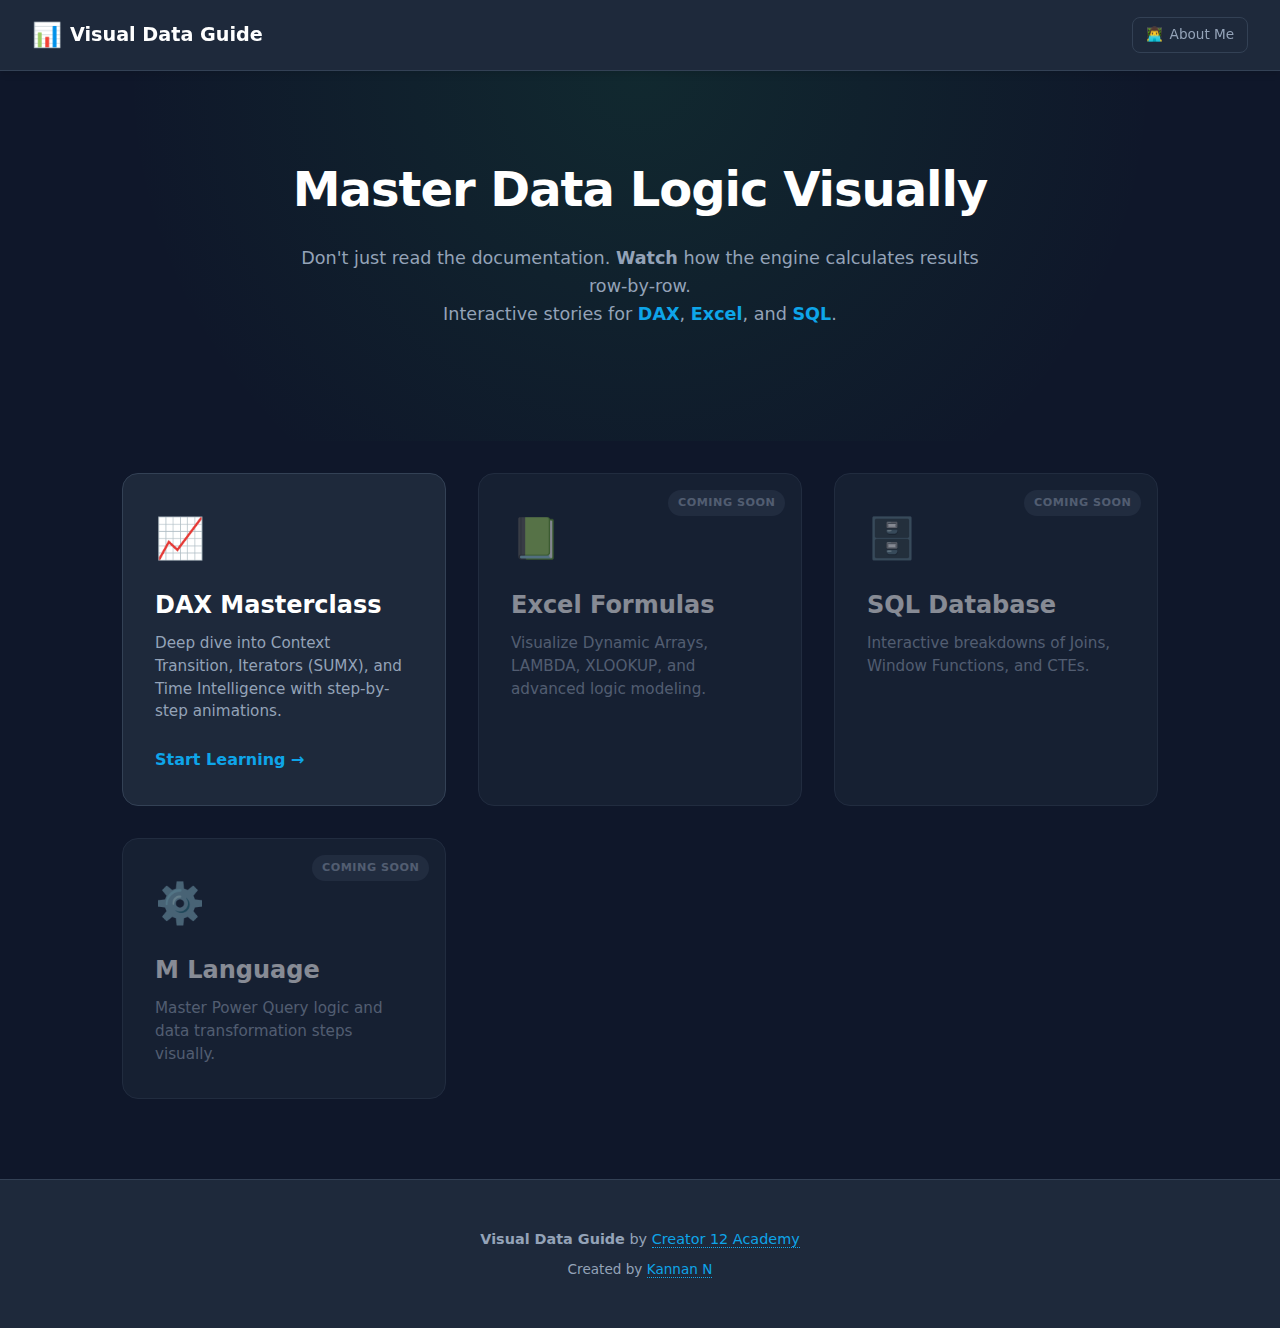
<file: index.html>
<!DOCTYPE html>
<html lang="en">
<head>
<meta charset="UTF-8">
<meta name="viewport" content="width=device-width, initial-scale=1.0">
<title>Visual Data Guide | Creator 12 Academy</title>
<link rel="stylesheet" href="assets/style.css">
<style>
  /* --- LANDING PAGE SPECIFIC STYLES --- */
  
  /* Override body layout for landing page (stack instead of split) */
  body { display: block; }

  /* Custom Header for Landing Page */
  .landing-header {
    display: flex; justify-content: space-between; align-items: center;
    padding: 1rem 2rem; background: var(--bg-card); border-bottom: 1px solid var(--border);
  }
  .landing-brand { font-size: 1.2rem; font-weight: 800; color: #fff; display: flex; align-items: center; gap: 0.5rem; }
  .landing-brand span { color: var(--accent); font-size: 1.5rem; }

  /* Hero Section */
  .hero {
    text-align: center; padding: 5rem 1rem;
    background: radial-gradient(circle at 50% 0%, rgba(34, 197, 94, 0.1) 0%, transparent 70%);
  }
  .hero h1 { font-size: 3rem; margin-bottom: 1rem; color: #fff; letter-spacing: -1px; }
  .hero p { font-size: 1.1rem; color: var(--text-dim); max-width: 700px; margin: 0 auto 2rem; line-height: 1.6; }
  .highlight { color: var(--accent); font-weight: bold; }

  /* Grid Layout */
  .container { max-width: 1100px; margin: 0 auto; padding: 2rem; }
  .grid { display: grid; grid-template-columns: repeat(auto-fit, minmax(300px, 1fr)); gap: 2rem; }

  /* Topic Cards */
  .topic-card {
    background: var(--bg-card); border: 1px solid var(--border);
    border-radius: 1rem; padding: 2rem; text-decoration: none;
    display: flex; flex-direction: column; height: 100%;
    transition: transform 0.3s, box-shadow 0.3s, border-color 0.3s;
    position: relative; overflow: hidden;
  }

  /* Enabled Card */
  .topic-card.enabled:hover {
    transform: translateY(-5px);
    box-shadow: 0 15px 30px rgba(0,0,0,0.4);
    border-color: var(--accent);
  }
  .topic-card.enabled .icon { color: var(--accent); }
  .topic-card.enabled .arrow { color: var(--accent); margin-top: auto; padding-top: 1.5rem; font-weight: bold; }

  /* Disabled Card */
  .topic-card.disabled { opacity: 0.5; cursor: default; }
  .topic-card.disabled:hover { border-color: var(--border); transform: none; }
  
  .badge {
    position: absolute; top: 1rem; right: 1rem;
    background: #334155; color: #94a3b8;
    font-size: 0.7rem; font-weight: bold;
    padding: 0.25rem 0.6rem; border-radius: 1rem;
    text-transform: uppercase; letter-spacing: 0.5px;
  }

  .icon { font-size: 2.5rem; margin-bottom: 1rem; }
  .title { font-size: 1.5rem; font-weight: 700; color: #fff; margin-bottom: 0.5rem; }
  .desc { color: var(--text-dim); font-size: 0.95rem; line-height: 1.5; }

  /* Custom Footer for Landing */
  .landing-footer {
    text-align: center; padding: 3rem 1rem; margin-top: 3rem;
    border-top: 1px solid var(--border); color: var(--text-dim);
    font-size: 0.9rem;
  }
  .landing-footer a { color: var(--accent); text-decoration: none; border-bottom: 1px dotted var(--accent); transition: 0.2s; }
  .landing-footer a:hover { color: #fff; border-bottom-style: solid; }

  @media(max-width: 600px) {
    .hero h1 { font-size: 2rem; }
    .grid { grid-template-columns: 1fr; }
  }
</style>
</head>
<body>

  <header class="landing-header">
    <div class="landing-brand">
      <span>📊</span> Visual Data Guide
    </div>
    <nav class="nav-group">
      <a href="about.html" class="nav-link nav-main">
        <span>👨‍💻</span> About Me
      </a>
    </nav>
  </header>

  <section class="hero">
    <h1>Master Data Logic Visually</h1>
    <p>
      Don't just read the documentation. <strong>Watch</strong> how the engine calculates results row-by-row.<br>
      Interactive stories for <span class="highlight">DAX</span>, <span class="highlight">Excel</span>, and <span class="highlight">SQL</span>.
    </p>
  </section>

  <div class="container">
    <div class="grid">

      <a href="DAX/index.html" class="topic-card enabled">
        <div class="icon">📈</div>
        <div class="title">DAX Masterclass</div>
        <div class="desc">
          Deep dive into Context Transition, Iterators (SUMX), and Time Intelligence with step-by-step animations.
        </div>
        <div class="arrow">Start Learning →</div>
      </a>

      <div class="topic-card disabled">
        <span class="badge">Coming Soon</span>
        <div class="icon">📗</div>
        <div class="title">Excel Formulas</div>
        <div class="desc">
          Visualize Dynamic Arrays, LAMBDA, XLOOKUP, and advanced logic modeling.
        </div>
      </div>

      <div class="topic-card disabled">
        <span class="badge">Coming Soon</span>
        <div class="icon">🗄️</div>
        <div class="title">SQL Database</div>
        <div class="desc">
          Interactive breakdowns of Joins, Window Functions, and CTEs.
        </div>
      </div>

      <div class="topic-card disabled">
        <span class="badge">Coming Soon</span>
        <div class="icon">⚙️</div>
        <div class="title">M Language</div>
        <div class="desc">
          Master Power Query logic and data transformation steps visually.
        </div>
      </div>

    </div>
  </div>

  <footer class="landing-footer">
    <p>
      <strong>Visual Data Guide</strong> by 
      <a href="https://www.linkedin.com/company/109928041" target="_blank">Creator 12 Academy</a>
    </p>
    <p style="margin-top: 0.5rem; font-size: 0.85rem;">
      Created by 
      <a href="https://www.linkedin.com/in/iamnkannan/" target="_blank">Kannan N</a>
    </p>
  </footer>

</body>
</html>
</file>
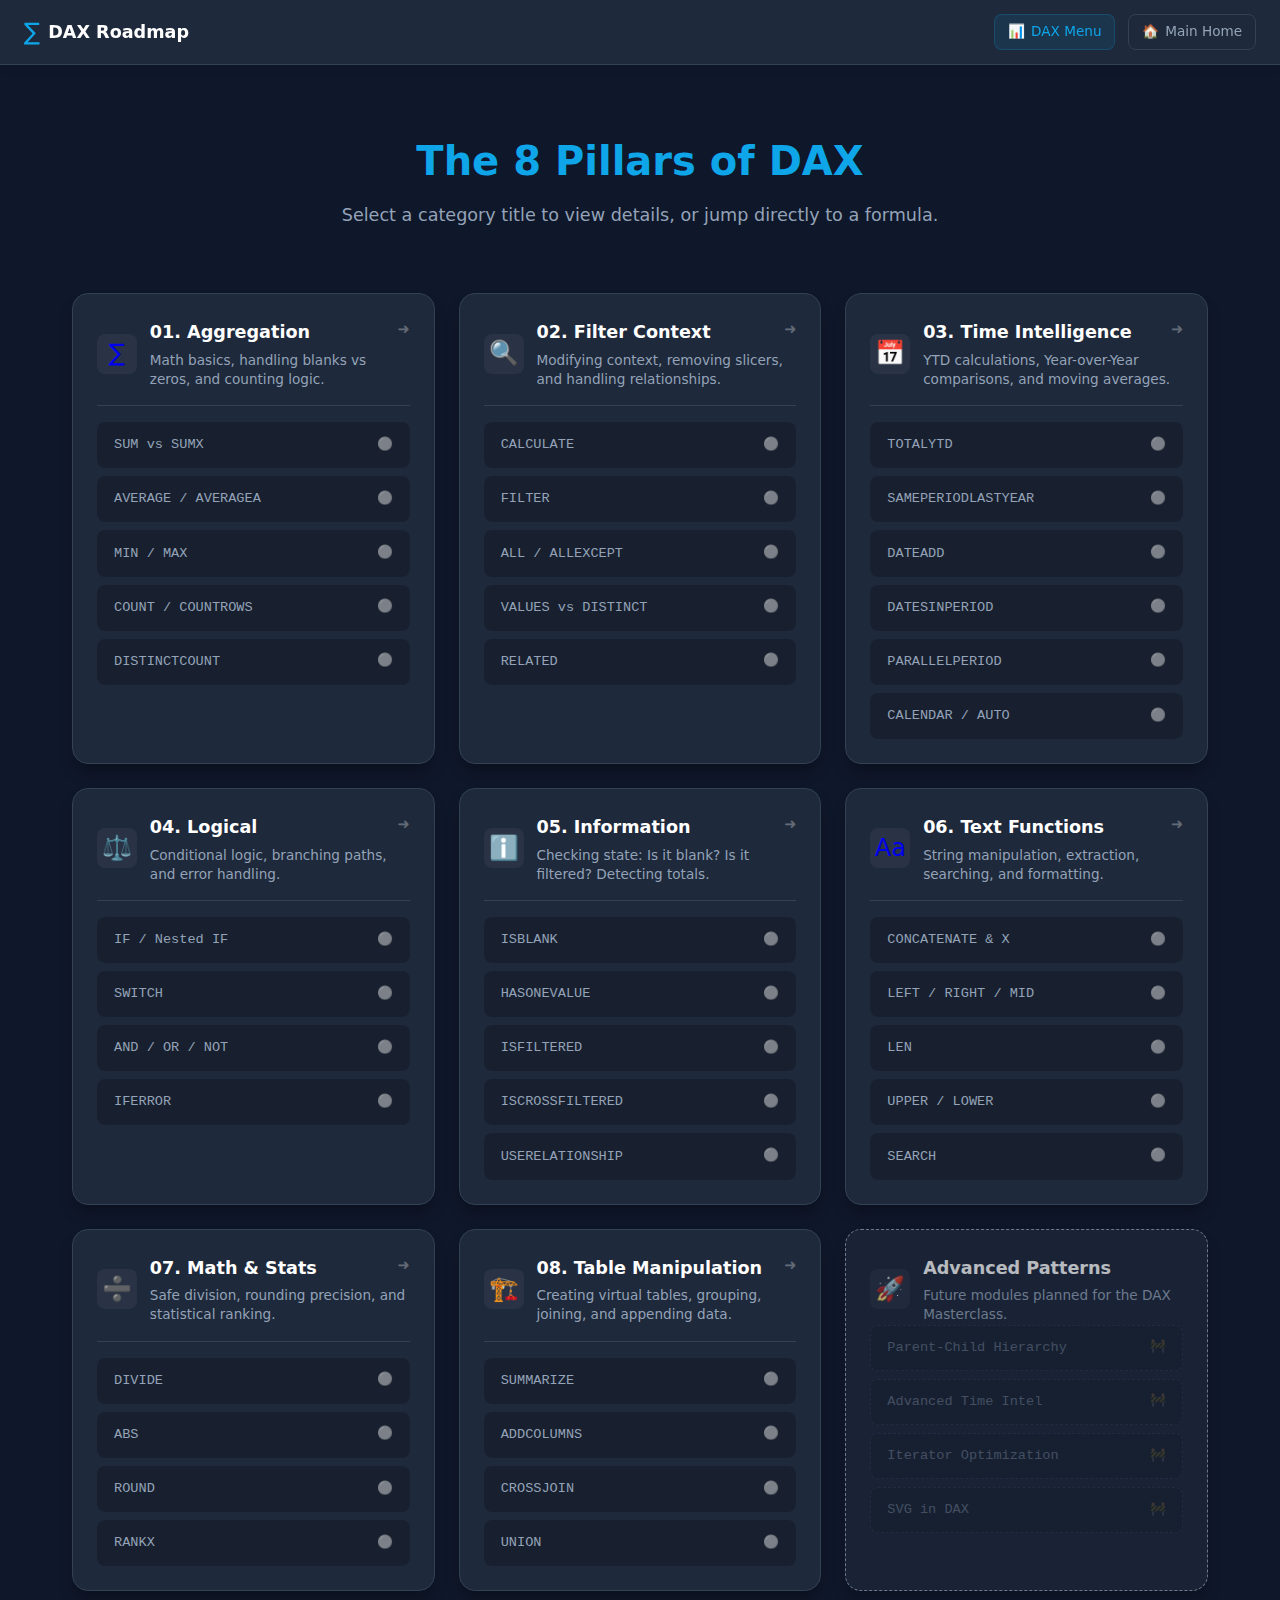
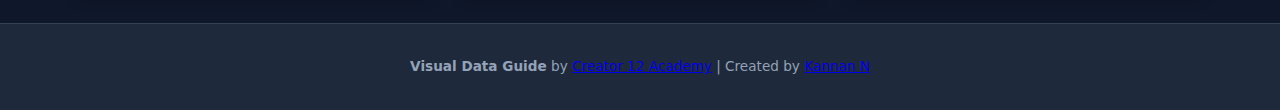
<file: DAX/index.html>
<!DOCTYPE html>
<html lang="en">
<head>
<meta charset="UTF-8">
<meta name="viewport" content="width=device-width, initial-scale=1.0">
<title>DAX Masterclass | Roadmap</title>
<link rel="stylesheet" href="../assets/style.css">
<style>
  /* --- PAGE SPECIFIC STYLES --- */
  
  .hero { text-align: center; padding: 4rem 1rem 2rem; }
  .hero h1 { font-size: 2.5rem; margin-bottom: 0.5rem; color: var(--accent); }
  .hero p { color: var(--text-dim); font-size: 1.1rem; }

  .roadmap-grid {
    display: grid;
    /* Desktop Default: 3 columns with a min-width of 320px */
    grid-template-columns: repeat(auto-fit, minmax(320px, 1fr));
    gap: 1.5rem;
    max-width: 1200px; margin: 0 auto; padding: 2rem;
  }

  /* 🚨 MOBILE FIX: Force single column stack */
  @media(max-width: 900px) {
    .roadmap-grid {
      grid-template-columns: 1fr; /* Stack cards 1 by 1 */
      padding: 1rem;
    }
  }
  /* --- END FIX --- */
  
  .cat-card {
    background: var(--bg-card); border: 1px solid var(--border);
    border-radius: 1rem; padding: 1.5rem;
    display: flex; flex-direction: column;
    transition: transform 0.2s, box-shadow 0.2s;
  }
  .cat-card:hover { transform: translateY(-5px); box-shadow: 0 10px 20px rgba(0,0,0,0.4); border-color: var(--accent); }

  /* Coming Soon Card Style */
  .cat-card.soon { border: 1px dashed var(--text-dim); opacity: 0.7; }
  .cat-card.soon:hover { border-color: var(--text-dim); transform: none; box-shadow: none; cursor: default; }

  /* Clickable Header */
  a.cat-header-link {
    text-decoration: none; display: block; border-bottom: 1px solid var(--border);
    padding-bottom: 1rem; margin-bottom: 1rem; transition: 0.2s;
  }
  a.cat-header-link:hover .cat-title { color: var(--accent); }
  a.cat-header-link:hover .cat-icon { background: rgba(14, 165, 233, 0.2); }

  .cat-header-content { display: flex; align-items: center; gap: 0.8rem; }
  
  .cat-icon { 
    font-size: 1.5rem; background: rgba(255,255,255,0.05); 
    width: 40px; height: 40px; display: flex; align-items: center; justify-content: center;
    border-radius: 0.5rem; transition: 0.2s;
  }
  
  .cat-info { flex: 1; }
  .cat-title { font-weight: 700; font-size: 1.1rem; color: #fff; transition: 0.2s; display: flex; justify-content: space-between; }
  .cat-arrow { opacity: 0.3; font-size: 0.9rem; }

  /* Summary Text */
  .cat-summary { font-size: 0.85rem; color: var(--text-dim); margin-top: 0.3rem; line-height: 1.4; }

  /* Link List */
  .link-list { display: flex; flex-direction: column; gap: 0.5rem; }

  a.lesson-btn {
    display: flex; justify-content: space-between; align-items: center;
    text-decoration: none; background: rgba(0,0,0,0.2); color: var(--text-dim);
    padding: 0.7rem 1rem; border-radius: 0.5rem; font-size: 0.85rem; font-family: 'Consolas', monospace;
    border: 1px solid transparent; transition: all 0.2s;
  }

  a.lesson-btn:hover {
    border-color: var(--accent); color: #fff; background: rgba(14, 165, 233, 0.1);
    transform: translateX(3px);
  }
  
  /* Disabled Link */
  a.lesson-btn.disabled { pointer-events: none; opacity: 0.5; border: 1px dashed var(--border); }

  .status-dot { font-size: 0.8rem; opacity: 0.5; }
</style>
</head>
<body>

  <header></header>

  <div class="hero">
    <h1>The 8 Pillars of DAX</h1>
    <p>Select a category title to view details, or jump directly to a formula.</p>
  </div>

  <div class="roadmap-grid">

    <div class="cat-card">
      <a href="01_Aggregation/index.html" class="cat-header-link">
        <div class="cat-header-content">
          <div class="cat-icon">∑</div>
          <div class="cat-info">
            <div class="cat-title">01. Aggregation <span class="cat-arrow">➜</span></div>
            <div class="cat-summary">Math basics, handling blanks vs zeros, and counting logic.</div>
          </div>
        </div>
      </a>
      <div class="link-list">
        <a class="lesson-btn" href="01_Aggregation/01_sum_vs_sumx.html">SUM vs SUMX <span class="status-dot">⚪</span></a>
        <a class="lesson-btn" href="01_Aggregation/02_average.html">AVERAGE / AVERAGEA <span class="status-dot">⚪</span></a>
        <a class="lesson-btn" href="01_Aggregation/03_min_max.html">MIN / MAX <span class="status-dot">⚪</span></a>
        <a class="lesson-btn" href="01_Aggregation/04_count_rows.html">COUNT / COUNTROWS <span class="status-dot">⚪</span></a>
        <a class="lesson-btn" href="01_Aggregation/05_distinctcount.html">DISTINCTCOUNT <span class="status-dot">⚪</span></a>
      </div>
    </div>

    <div class="cat-card">
      <a href="02_Filters/index.html" class="cat-header-link">
        <div class="cat-header-content">
          <div class="cat-icon">🔍</div>
          <div class="cat-info">
            <div class="cat-title">02. Filter Context <span class="cat-arrow">➜</span></div>
            <div class="cat-summary">Modifying context, removing slicers, and handling relationships.</div>
          </div>
        </div>
      </a>
      <div class="link-list">
        <a class="lesson-btn" href="02_Filters/01_calculate.html">CALCULATE <span class="status-dot">⚪</span></a>
        <a class="lesson-btn" href="02_Filters/02_filter.html">FILTER <span class="status-dot">⚪</span></a>
        <a class="lesson-btn" href="02_Filters/03_all_allexcept.html">ALL / ALLEXCEPT <span class="status-dot">⚪</span></a>
        <a class="lesson-btn" href="02_Filters/04_values_distinct.html">VALUES vs DISTINCT <span class="status-dot">⚪</span></a>
        <a class="lesson-btn" href="02_Filters/05_related.html">RELATED <span class="status-dot">⚪</span></a>
      </div>
    </div>

    <div class="cat-card">
      <a href="03_Time/index.html" class="cat-header-link">
        <div class="cat-header-content">
          <div class="cat-icon">📅</div>
          <div class="cat-info">
            <div class="cat-title">03. Time Intelligence <span class="cat-arrow">➜</span></div>
            <div class="cat-summary">YTD calculations, Year-over-Year comparisons, and moving averages.</div>
          </div>
        </div>
      </a>
      <div class="link-list">
        <a class="lesson-btn" href="03_Time/01_totalytd.html">TOTALYTD <span class="status-dot">⚪</span></a>
        <a class="lesson-btn" href="03_Time/02_sameperiodlastyear.html">SAMEPERIODLASTYEAR <span class="status-dot">⚪</span></a>
        <a class="lesson-btn" href="03_Time/03_dateadd.html">DATEADD <span class="status-dot">⚪</span></a>
        <a class="lesson-btn" href="03_Time/04_datesinperiod.html">DATESINPERIOD <span class="status-dot">⚪</span></a>
        <a class="lesson-btn" href="03_Time/05_parallelperiod.html">PARALLELPERIOD <span class="status-dot">⚪</span></a>
        <a class="lesson-btn" href="03_Time/06_calendar.html">CALENDAR / AUTO <span class="status-dot">⚪</span></a>
      </div>
    </div>

    <div class="cat-card">
      <a href="04_Logical/index.html" class="cat-header-link">
        <div class="cat-header-content">
          <div class="cat-icon">⚖️</div>
          <div class="cat-info">
            <div class="cat-title">04. Logical <span class="cat-arrow">➜</span></div>
            <div class="cat-summary">Conditional logic, branching paths, and error handling.</div>
          </div>
        </div>
      </a>
      <div class="link-list">
        <a class="lesson-btn" href="04_Logical/01_if.html">IF / Nested IF <span class="status-dot">⚪</span></a>
        <a class="lesson-btn" href="04_Logical/02_switch.html">SWITCH <span class="status-dot">⚪</span></a>
        <a class="lesson-btn" href="04_Logical/03_logic_gates.html">AND / OR / NOT <span class="status-dot">⚪</span></a>
        <a class="lesson-btn" href="04_Logical/04_iferror.html">IFERROR <span class="status-dot">⚪</span></a>
      </div>
    </div>

    <div class="cat-card">
      <a href="05_Information/index.html" class="cat-header-link">
        <div class="cat-header-content">
          <div class="cat-icon">ℹ️</div>
          <div class="cat-info">
            <div class="cat-title">05. Information <span class="cat-arrow">➜</span></div>
            <div class="cat-summary">Checking state: Is it blank? Is it filtered? Detecting totals.</div>
          </div>
        </div>
      </a>
      <div class="link-list">
        <a class="lesson-btn" href="05_Information/01_isblank.html">ISBLANK <span class="status-dot">⚪</span></a>
        <a class="lesson-btn" href="05_Information/02_hasonevalue.html">HASONEVALUE <span class="status-dot">⚪</span></a>
        <a class="lesson-btn" href="05_Information/03_isfiltered.html">ISFILTERED <span class="status-dot">⚪</span></a>
        <a class="lesson-btn" href="05_Information/04_iscrossfiltered.html">ISCROSSFILTERED <span class="status-dot">⚪</span></a>
        <a class="lesson-btn" href="05_Information/05_userelationship.html">USERELATIONSHIP <span class="status-dot">⚪</span></a>
      </div>
    </div>

    <div class="cat-card">
      <a href="06_Text/index.html" class="cat-header-link">
        <div class="cat-header-content">
          <div class="cat-icon">Aa</div>
          <div class="cat-info">
            <div class="cat-title">06. Text Functions <span class="cat-arrow">➜</span></div>
            <div class="cat-summary">String manipulation, extraction, searching, and formatting.</div>
          </div>
        </div>
      </a>
      <div class="link-list">
        <a class="lesson-btn" href="06_Text/01_concatenate.html">CONCATENATE & X <span class="status-dot">⚪</span></a>
        <a class="lesson-btn" href="06_Text/02_substrings.html">LEFT / RIGHT / MID <span class="status-dot">⚪</span></a>
        <a class="lesson-btn" href="06_Text/03_len.html">LEN <span class="status-dot">⚪</span></a>
        <a class="lesson-btn" href="06_Text/04_casing.html">UPPER / LOWER <span class="status-dot">⚪</span></a>
        <a class="lesson-btn" href="06_Text/05_search.html">SEARCH <span class="status-dot">⚪</span></a>
      </div>
    </div>

    <div class="cat-card">
      <a href="07_Math/index.html" class="cat-header-link">
        <div class="cat-header-content">
          <div class="cat-icon">➗</div>
          <div class="cat-info">
            <div class="cat-title">07. Math & Stats <span class="cat-arrow">➜</span></div>
            <div class="cat-summary">Safe division, rounding precision, and statistical ranking.</div>
          </div>
        </div>
      </a>
      <div class="link-list">
        <a class="lesson-btn" href="07_Math/01_divide.html">DIVIDE <span class="status-dot">⚪</span></a>
        <a class="lesson-btn" href="07_Math/02_abs.html">ABS <span class="status-dot">⚪</span></a>
        <a class="lesson-btn" href="07_Math/03_round.html">ROUND <span class="status-dot">⚪</span></a>
        <a class="lesson-btn" href="07_Math/04_rankx.html">RANKX <span class="status-dot">⚪</span></a>
      </div>
    </div>

    <div class="cat-card">
      <a href="08_Table/index.html" class="cat-header-link">
        <div class="cat-header-content">
          <div class="cat-icon">🏗️</div>
          <div class="cat-info">
            <div class="cat-title">08. Table Manipulation <span class="cat-arrow">➜</span></div>
            <div class="cat-summary">Creating virtual tables, grouping, joining, and appending data.</div>
          </div>
        </div>
      </a>
      <div class="link-list">
        <a class="lesson-btn" href="08_Table/01_summarize.html">SUMMARIZE <span class="status-dot">⚪</span></a>
        <a class="lesson-btn" href="08_Table/02_addcolumns.html">ADDCOLUMNS <span class="status-dot">⚪</span></a>
        <a class="lesson-btn" href="08_Table/03_crossjoin.html">CROSSJOIN <span class="status-dot">⚪</span></a>
        <a class="lesson-btn" href="08_Table/04_union.html">UNION <span class="status-dot">⚪</span></a>
      </div>
    </div>

    <div class="cat-card soon">
      <div class="cat-header-link">
        <div class="cat-header-content">
          <div class="cat-icon">🚀</div>
          <div class="cat-info">
            <div class="cat-title">Advanced Patterns <span class="cat-arrow"></span></div>
            <div class="cat-summary">Future modules planned for the DAX Masterclass.</div>
          </div>
        </div>
      </div>
      <div class="link-list">
        <a class="lesson-btn disabled" href="#">Parent-Child Hierarchy <span class="status-dot">🚧</span></a>
        <a class="lesson-btn disabled" href="#">Advanced Time Intel <span class="status-dot">🚧</span></a>
        <a class="lesson-btn disabled" href="#">Iterator Optimization <span class="status-dot">🚧</span></a>
        <a class="lesson-btn disabled" href="#">SVG in DAX <span class="status-dot">🚧</span></a>
      </div>
    </div>

  </div>

  <footer></footer>

  <script src="../assets/app.js"></script>
  <script>
    App.initLayout("DAX Roadmap", "../");
    App.loadProgress();
  </script>

</body>
</html>
</file>
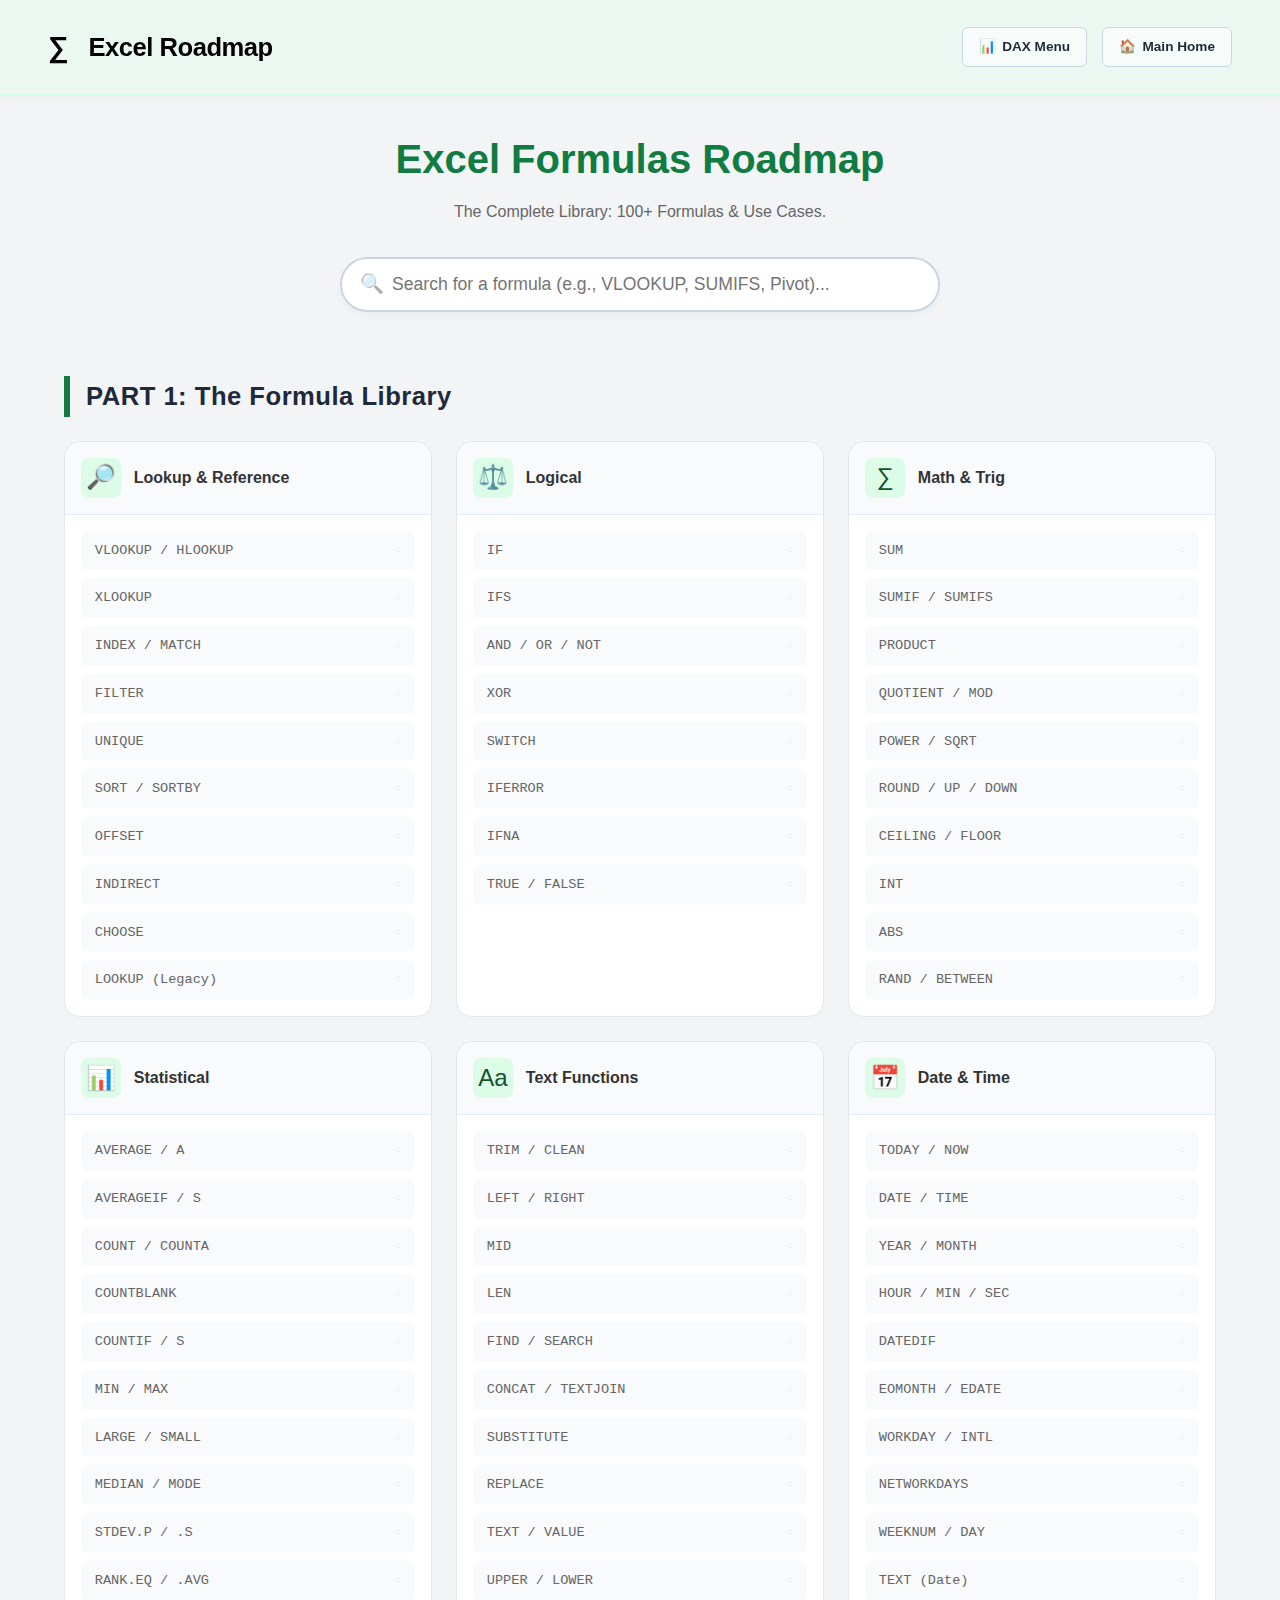
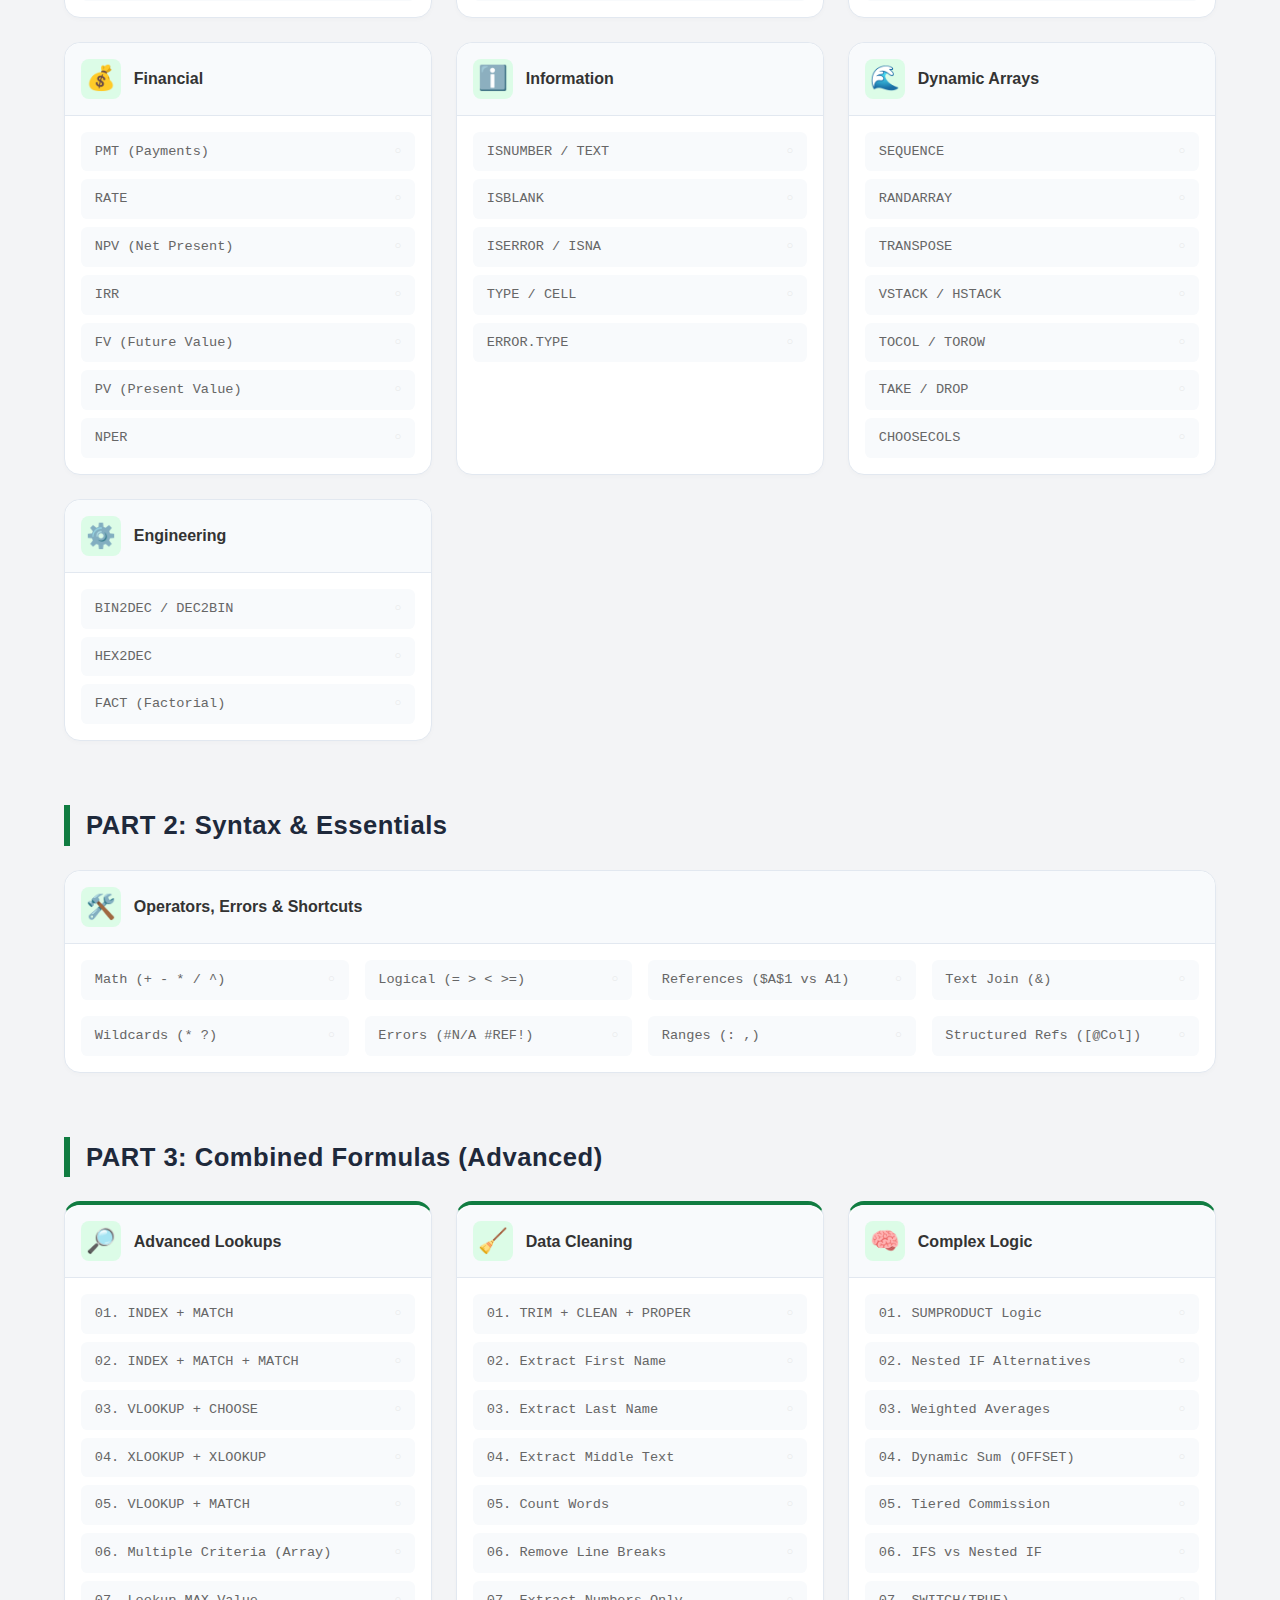
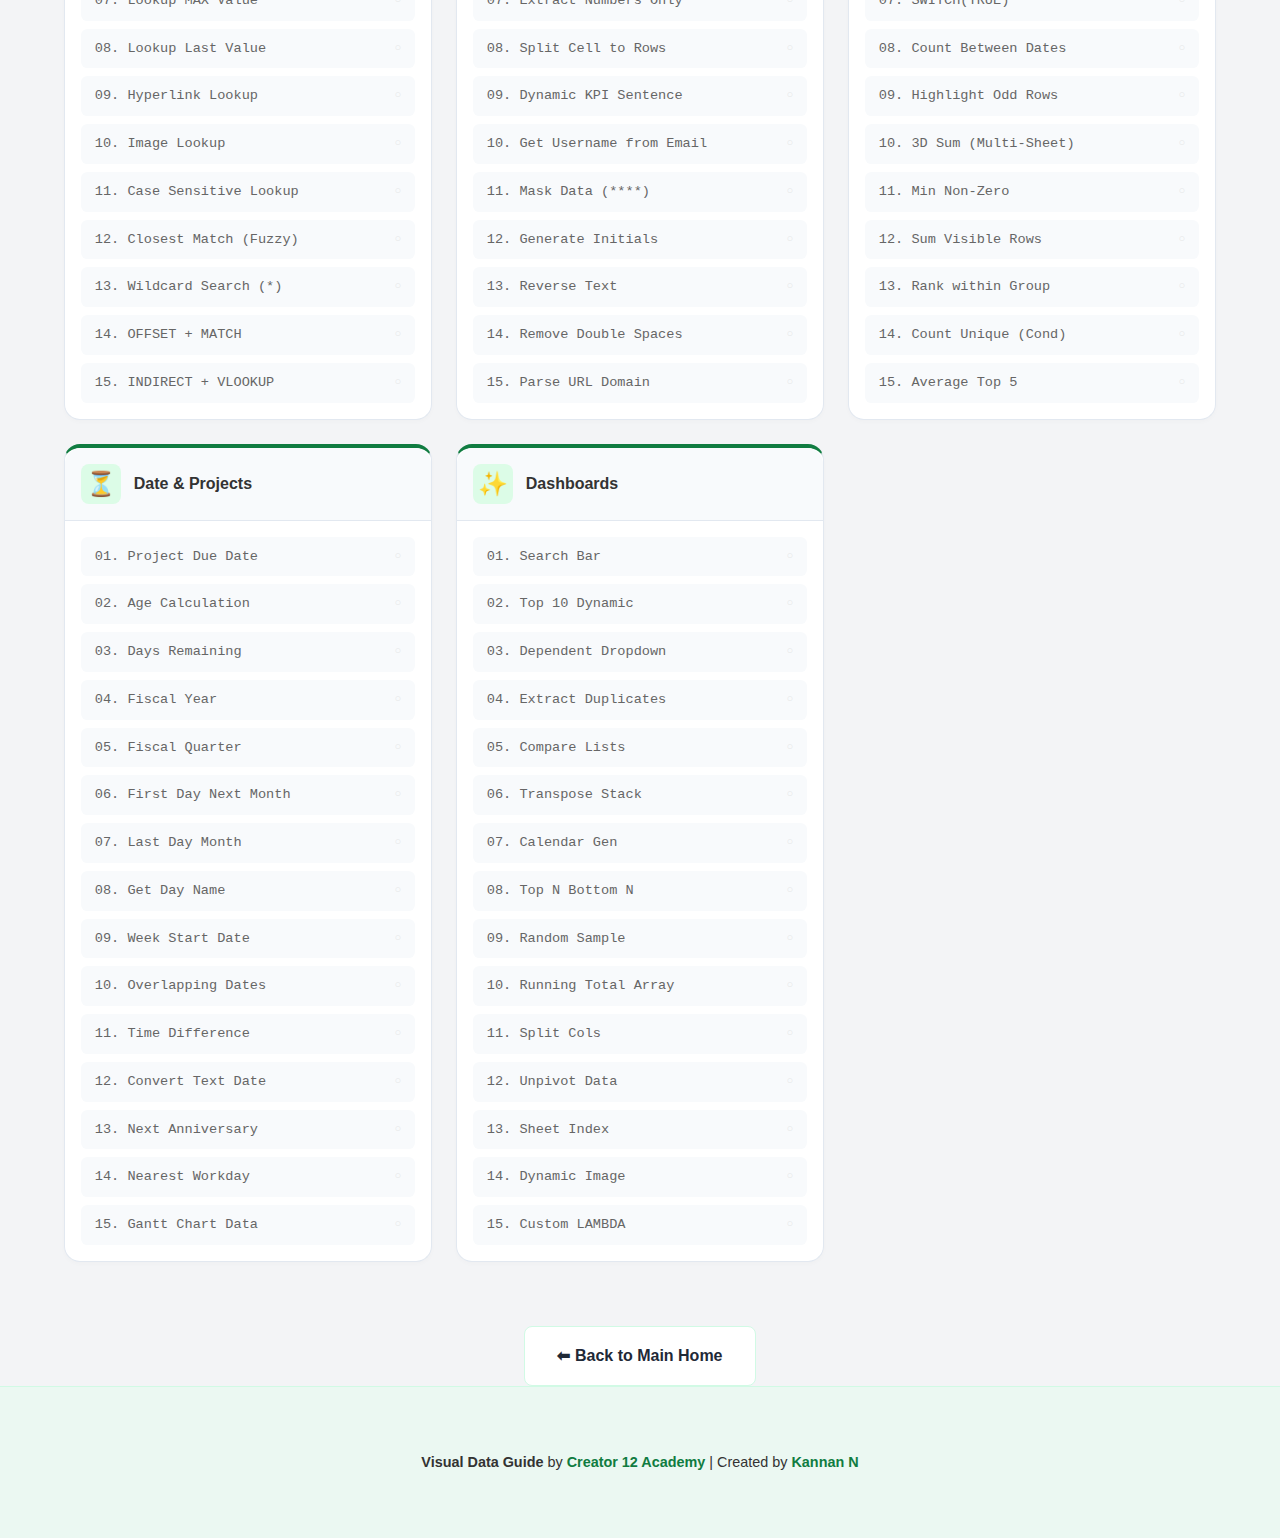
<file: Excel/index.html>
<!DOCTYPE html>
<html lang="en">
<head>
<meta charset="UTF-8">
<meta name="viewport" content="width=device-width, initial-scale=1.0">
<title>Excel Masterclass | Roadmap</title>
<link rel="stylesheet" href="../assets/style.css"> 
<style>
  /* --- 1. GLOBAL VARIABLES & THEME --- */
  :root { 
    --accent: #107c41; /* Excel Green */
    --bg-body: #f3f4f6; /* Soft Gray */
    --bg-bars: #ebf8f2; /* Mint Green Header/Footer */
    --bg-card: #ffffff;
    --text-main: #333;
    --text-dim: #666;
    --border: #d1fae5;
  }

  body {
    font-family: 'Segoe UI', Tahoma, Geneva, Verdana, sans-serif;
    background-color: var(--bg-body);
    color: var(--text-main);
    margin: 0;
    min-height: 100vh;
    display: flex;
    flex-direction: column;
  }

  /* --- 2. HEADER VISIBILITY FIXES --- */
  header {
    background: var(--bg-bars);
    padding: 1.5rem 3rem; 
    border-bottom: 1px solid var(--border);
    box-shadow: 0 2px 10px rgba(16, 124, 65, 0.05);
    margin-bottom: 2rem;
    
    /* FLEXBOX for alignment */
    display: flex;
    justify-content: space-between;
    align-items: center;
  }

  /* !!! CRITICAL FIX: FORCE BLACK TEXT IN HEADER !!! */
  .brand-area {
    display: flex;
    align-items: center;
    color: #000000 !important; /* Forces "Excel Roadmap" to Black */
  }

  /* Target the injected classes from App.js */
  .brand-text {
    font-size: 1.6rem;
    font-weight: 800;
    color: #000000 !important; /* Black text */
    letter-spacing: -0.5px;
  }

  .brand-icon {
    font-size: 1.8rem;
    margin-right: 12px;
    color: #000000 !important; /* Black Icon */
    font-weight: bold;
  }

  /* Header Navigation Links */
  .nav-group {
    display: flex;
    gap: 15px;
    align-items: center;
  }

  .nav-link {
    text-decoration: none;
    color: #1f2937 !important; /* Dark Grey link text */
    font-weight: 600;
    padding: 8px 16px;
    border-radius: 6px;
    background: rgba(255,255,255,0.6);
    border: 1px solid #cbd5e1;
    transition: all 0.2s;
  }

  .nav-link:hover {
    background: #fff;
    color: var(--accent) !important;
    border-color: var(--accent);
  }

  /* --- 3. LAYOUT --- */
  .container { 
    max-width: 1600px; 
    width: 95%; 
    margin: 0 auto; 
    padding: 0 2rem; 
    flex: 1; 
  }

  .section-title {
    margin-top: 4rem; 
    margin-bottom: 1.5rem; 
    font-size: 1.6rem; 
    color: #1e293b;
    border-left: 6px solid var(--accent); 
    padding-left: 1rem; 
    font-weight: 900; 
    letter-spacing: 0.5px;
  }

  .roadmap-grid, .combined-grid { 
    display: grid; 
    grid-template-columns: repeat(auto-fit, minmax(280px, 1fr)); 
    gap: 1.5rem; 
  }

  /* --- 4. SEARCH BAR --- */
  .search-wrapper {
    max-width: 600px;
    margin: 0 auto 3rem auto;
    position: relative;
  }
  
  #searchInput {
    width: 100%;
    padding: 15px 20px;
    padding-left: 50px;
    font-size: 1.1rem;
    border: 2px solid #cbd5e1;
    background-color: #fff;
    border-radius: 50px;
    outline: none;
    transition: all 0.3s ease;
    box-shadow: 0 4px 6px rgba(0,0,0,0.03);
    box-sizing: border-box;
    color: #333; /* Input text color */
  }

  #searchInput:focus {
    border-color: var(--accent);
    box-shadow: 0 4px 12px rgba(16, 124, 65, 0.15);
  }

  .search-icon {
    position: absolute;
    left: 20px;
    top: 50%;
    transform: translateY(-50%);
    font-size: 1.2rem;
    opacity: 0.5;
    color: #333;
  }

  /* --- 5. CARDS & LINKS --- */
  .cat-card {
    background: var(--bg-card); 
    border: 1px solid #e2e8f0;
    border-radius: 1rem; 
    padding: 0;
    display: flex; 
    flex-direction: column;
    transition: 0.3s; 
    height: 100%;
    box-shadow: 0 2px 5px rgba(0,0,0,0.02);
  }

  .cat-card:hover { 
    transform: translateY(-5px); 
    border-color: var(--accent); 
    box-shadow: 0 10px 20px rgba(16, 124, 65, 0.1); 
  }

  a.cat-header-link {
    text-decoration: none; display: block;
    background: #f8fafc;
    padding: 1rem; border-bottom: 1px solid #e2e8f0;
    transition: 0.2s;
    border-radius: 1rem 1rem 0 0;
  }
  
  a.cat-header-link:hover { background: #f0fdf4; }

  .cat-header-content { display: flex; align-items: center; gap: 0.8rem; }
  
  .cat-icon { 
    font-size: 1.5rem; 
    background: #dcfce7;
    width: 40px; height: 40px; 
    display: flex; align-items: center; justify-content: center; 
    border-radius: 0.5rem; 
    color: #14532d;
  }

  .cat-title { font-weight: 800; font-size: 1rem; color: #333; display: block; }

  .link-container { padding: 1rem; flex: 1; }
  .link-list { display: flex; flex-direction: column; gap: 0.5rem; }

  a.lesson-btn {
    display: flex; justify-content: space-between; align-items: center;
    text-decoration: none; color: var(--text-dim);
    padding: 0.5rem 0.8rem; border-radius: 0.4rem; font-size: 0.85rem; 
    font-family: 'Consolas', monospace; 
    border: 1px solid transparent; 
    background-color: #f8fafc;
    transition: 0.2s;
  }

  a.lesson-btn:hover { 
    border-color: var(--accent); 
    color: var(--accent); 
    background: #fff; 
    box-shadow: 0 2px 4px rgba(0,0,0,0.05);
  }

  .status-dot { font-size: 0.7rem; opacity: 0.4; color: #ccc; }
  a.lesson-btn.active { background-color: #ecfdf5; border-color: #10b981; color: #065f46; }
  a.lesson-btn.active .status-dot { color: #10b981; opacity: 1; }

  .combined-card { border-top: 4px solid var(--accent); }

  /* --- 6. FOOTER VISIBILITY FIX --- */
  footer { 
    text-align: center; 
    padding: 4rem 1rem; 
    background: var(--bg-bars);
    border-top: 1px solid var(--border);
    color: #333 !important; /* Force Dark Text */
    font-size: 0.9rem;
    margin-top: auto; 
  }
  
  /* Ensure footer links are visible too */
  footer a { color: #107c41; text-decoration: none; font-weight: bold; }

  /* Hide Controls on Menu Page */
  #controls-mount { display: none; }

  @media(max-width: 768px) {
    .roadmap-grid, .combined-grid { grid-template-columns: 1fr; }
    .section-title { margin-top: 2rem; font-size: 1.4rem; }
    header { padding: 1rem; flex-direction: column; gap: 10px; }
  }
</style>
</head>
<body>

  <header></header> <div class="container">
    
    <div style="text-align:center; margin-bottom:2rem;">
      <h1 style="color:var(--accent); margin-bottom:0.5rem; font-size: 2.5rem;">Excel Formulas Roadmap</h1>
      <p style="color:var(--text-dim);">The Complete Library: 100+ Formulas & Use Cases.</p>
    </div>

    <div class="search-wrapper">
        <span class="search-icon">🔍</span>
        <input type="text" id="searchInput" placeholder="Search for a formula (e.g., VLOOKUP, SUMIFS, Pivot)...">
    </div>

    <h2 class="section-title">PART 1: The Formula Library</h2>
    <div class="roadmap-grid">

      <div class="cat-card">
        <a href="01_Lookups/index.html" class="cat-header-link">
          <div class="cat-header-content"><div class="cat-icon">🔎</div><span class="cat-title">Lookup & Reference</span></div>
        </a>
        <div class="link-container"><div class="link-list">
          <a class="lesson-btn" href="01_Lookups/01_vlookup.html">VLOOKUP / HLOOKUP <span class="status-dot">○</span></a>
          <a class="lesson-btn" href="01_Lookups/02_xlookup.html">XLOOKUP <span class="status-dot">○</span></a>
          <a class="lesson-btn" href="01_Lookups/03_index_match.html">INDEX / MATCH <span class="status-dot">○</span></a>
          <a class="lesson-btn" href="01_Lookups/04_filter.html">FILTER <span class="status-dot">○</span></a>
          <a class="lesson-btn" href="01_Lookups/05_unique.html">UNIQUE <span class="status-dot">○</span></a>
          <a class="lesson-btn" href="01_Lookups/06_sort.html">SORT / SORTBY <span class="status-dot">○</span></a>
          <a class="lesson-btn" href="01_Lookups/07_offset.html">OFFSET <span class="status-dot">○</span></a>
          <a class="lesson-btn" href="01_Lookups/08_indirect.html">INDIRECT <span class="status-dot">○</span></a>
          <a class="lesson-btn" href="01_Lookups/09_choose.html">CHOOSE <span class="status-dot">○</span></a>
          <a class="lesson-btn" href="01_Lookups/10_lookup.html">LOOKUP (Legacy) <span class="status-dot">○</span></a>
        </div></div>
      </div>

      <div class="cat-card">
        <a href="04_Logical/index.html" class="cat-header-link">
          <div class="cat-header-content"><div class="cat-icon">⚖️</div><span class="cat-title">Logical</span></div>
        </a>
        <div class="link-container"><div class="link-list">
          <a class="lesson-btn" href="04_Logical/01_if.html">IF <span class="status-dot">○</span></a>
          <a class="lesson-btn" href="04_Logical/02_ifs.html">IFS <span class="status-dot">○</span></a>
          <a class="lesson-btn" href="04_Logical/03_and_or.html">AND / OR / NOT <span class="status-dot">○</span></a>
          <a class="lesson-btn" href="04_Logical/04_xor.html">XOR <span class="status-dot">○</span></a>
          <a class="lesson-btn" href="04_Logical/05_switch.html">SWITCH <span class="status-dot">○</span></a>
          <a class="lesson-btn" href="04_Logical/06_iferror.html">IFERROR <span class="status-dot">○</span></a>
          <a class="lesson-btn" href="04_Logical/07_ifna.html">IFNA <span class="status-dot">○</span></a>
          <a class="lesson-btn" href="04_Logical/08_true.html">TRUE / FALSE <span class="status-dot">○</span></a>
        </div></div>
      </div>
      
      <div class="cat-card">
        <a href="02_Math/index.html" class="cat-header-link">
          <div class="cat-header-content"><div class="cat-icon">∑</div><span class="cat-title">Math & Trig</span></div>
        </a>
        <div class="link-container"><div class="link-list">
          <a class="lesson-btn" href="02_Math/01_sum.html">SUM <span class="status-dot">○</span></a>
          <a class="lesson-btn" href="02_Math/02_sumif.html">SUMIF / SUMIFS <span class="status-dot">○</span></a>
          <a class="lesson-btn" href="02_Math/03_product.html">PRODUCT <span class="status-dot">○</span></a>
          <a class="lesson-btn" href="02_Math/04_quotient.html">QUOTIENT / MOD <span class="status-dot">○</span></a>
          <a class="lesson-btn" href="02_Math/05_power.html">POWER / SQRT <span class="status-dot">○</span></a>
          <a class="lesson-btn" href="02_Math/06_round.html">ROUND / UP / DOWN <span class="status-dot">○</span></a>
          <a class="lesson-btn" href="02_Math/07_ceiling.html">CEILING / FLOOR <span class="status-dot">○</span></a>
          <a class="lesson-btn" href="02_Math/08_int.html">INT <span class="status-dot">○</span></a>
          <a class="lesson-btn" href="02_Math/09_abs.html">ABS <span class="status-dot">○</span></a>
          <a class="lesson-btn" href="02_Math/10_rand.html">RAND / BETWEEN <span class="status-dot">○</span></a>
        </div></div>
      </div>

      <div class="cat-card">
        <a href="06_Statistical/index.html" class="cat-header-link">
          <div class="cat-header-content"><div class="cat-icon">📊</div><span class="cat-title">Statistical</span></div>
        </a>
        <div class="link-container"><div class="link-list">
          <a class="lesson-btn" href="06_Statistical/01_average.html">AVERAGE / A <span class="status-dot">○</span></a>
          <a class="lesson-btn" href="06_Statistical/01_average.html">AVERAGEIF / S <span class="status-dot">○</span></a>
          <a class="lesson-btn" href="06_Statistical/02_count.html">COUNT / COUNTA <span class="status-dot">○</span></a>
          <a class="lesson-btn" href="06_Statistical/15_countblank.html">COUNTBLANK <span class="status-dot">○</span></a>
          <a class="lesson-btn" href="06_Statistical/03_countif.html">COUNTIF / S <span class="status-dot">○</span></a>
          <a class="lesson-btn" href="06_Statistical/04_min_max.html">MIN / MAX <span class="status-dot">○</span></a>
          <a class="lesson-btn" href="06_Statistical/18_large.html">LARGE / SMALL <span class="status-dot">○</span></a>
          <a class="lesson-btn" href="06_Statistical/13_median.html">MEDIAN / MODE <span class="status-dot">○</span></a>
          <a class="lesson-btn" href="06_Statistical/19_stdev.html">STDEV.P / .S <span class="status-dot">○</span></a>
          <a class="lesson-btn" href="06_Statistical/20_rank.html">RANK.EQ / .AVG <span class="status-dot">○</span></a>
        </div></div>
      </div>

      <div class="cat-card">
        <a href="03_Text/index.html" class="cat-header-link">
          <div class="cat-header-content"><div class="cat-icon">Aa</div><span class="cat-title">Text Functions</span></div>
        </a>
        <div class="link-container"><div class="link-list">
          <a class="lesson-btn" href="03_Text/01_trim.html">TRIM / CLEAN <span class="status-dot">○</span></a>
          <a class="lesson-btn" href="03_Text/02_left.html">LEFT / RIGHT <span class="status-dot">○</span></a>
          <a class="lesson-btn" href="03_Text/03_mid.html">MID <span class="status-dot">○</span></a>
          <a class="lesson-btn" href="03_Text/04_len.html">LEN <span class="status-dot">○</span></a>
          <a class="lesson-btn" href="03_Text/05_find.html">FIND / SEARCH <span class="status-dot">○</span></a>
          <a class="lesson-btn" href="03_Text/06_concat.html">CONCAT / TEXTJOIN <span class="status-dot">○</span></a>
          <a class="lesson-btn" href="03_Text/07_substitute.html">SUBSTITUTE <span class="status-dot">○</span></a>
          <a class="lesson-btn" href="03_Text/08_replace.html">REPLACE <span class="status-dot">○</span></a>
          <a class="lesson-btn" href="03_Text/09_text.html">TEXT / VALUE <span class="status-dot">○</span></a>
          <a class="lesson-btn" href="03_Text/10_upper.html">UPPER / LOWER <span class="status-dot">○</span></a>
        </div></div>
      </div>

      <div class="cat-card">
        <a href="05_Date/index.html" class="cat-header-link">
          <div class="cat-header-content"><div class="cat-icon">📅</div><span class="cat-title">Date & Time</span></div>
        </a>
        <div class="link-container"><div class="link-list">
          <a class="lesson-btn" href="05_Date/01_today.html">TODAY / NOW <span class="status-dot">○</span></a>
          <a class="lesson-btn" href="05_Date/02_date.html">DATE / TIME <span class="status-dot">○</span></a>
          <a class="lesson-btn" href="05_Date/03_parts.html">YEAR / MONTH <span class="status-dot">○</span></a>
          <a class="lesson-btn" href="05_Date/04_timeparts.html">HOUR / MIN / SEC <span class="status-dot">○</span></a>
          <a class="lesson-btn" href="05_Date/05_datedif.html">DATEDIF <span class="status-dot">○</span></a>
          <a class="lesson-btn" href="05_Date/06_eomonth.html">EOMONTH / EDATE <span class="status-dot">○</span></a>
          <a class="lesson-btn" href="05_Date/07_workday.html">WORKDAY / INTL <span class="status-dot">○</span></a>
          <a class="lesson-btn" href="05_Date/08_network.html">NETWORKDAYS <span class="status-dot">○</span></a>
          <a class="lesson-btn" href="05_Date/09_week.html">WEEKNUM / DAY <span class="status-dot">○</span></a>
          <a class="lesson-btn" href="05_Date/10_text.html">TEXT (Date) <span class="status-dot">○</span></a>
        </div></div>
      </div>

      <div class="cat-card">
        <a href="07_Financial/index.html" class="cat-header-link">
          <div class="cat-header-content"><div class="cat-icon">💰</div><span class="cat-title">Financial</span></div>
        </a>
        <div class="link-container"><div class="link-list">
          <a class="lesson-btn" href="07_Financial/01_pmt.html">PMT (Payments) <span class="status-dot">○</span></a>
          <a class="lesson-btn" href="07_Financial/02_rate.html">RATE <span class="status-dot">○</span></a>
          <a class="lesson-btn" href="07_Financial/03_npv.html">NPV (Net Present) <span class="status-dot">○</span></a>
          <a class="lesson-btn" href="07_Financial/04_irr.html">IRR <span class="status-dot">○</span></a>
          <a class="lesson-btn" href="07_Financial/05_fv.html">FV (Future Value) <span class="status-dot">○</span></a>
          <a class="lesson-btn" href="07_Financial/06_pv.html">PV (Present Value) <span class="status-dot">○</span></a>
          <a class="lesson-btn" href="07_Financial/07_nper.html">NPER <span class="status-dot">○</span></a>
        </div></div>
      </div>

      <div class="cat-card">
        <a href="08_Information/index.html" class="cat-header-link">
          <div class="cat-header-content"><div class="cat-icon">ℹ️</div><span class="cat-title">Information</span></div>
        </a>
        <div class="link-container"><div class="link-list">
          <a class="lesson-btn" href="08_Information/01_ischecks.html">ISNUMBER / TEXT <span class="status-dot">○</span></a>
          <a class="lesson-btn" href="08_Information/02_isblank.html">ISBLANK <span class="status-dot">○</span></a>
          <a class="lesson-btn" href="08_Information/03_iserror.html">ISERROR / ISNA <span class="status-dot">○</span></a>
          <a class="lesson-btn" href="08_Information/04_type.html">TYPE / CELL <span class="status-dot">○</span></a>
          <a class="lesson-btn" href="08_Information/05_errortype.html">ERROR.TYPE <span class="status-dot">○</span></a>
        </div></div>
      </div>

      <div class="cat-card">
        <a href="06_Arrays/index.html" class="cat-header-link">
          <div class="cat-header-content"><div class="cat-icon">🌊</div><span class="cat-title">Dynamic Arrays</span></div>
        </a>
        <div class="link-container"><div class="link-list">
          <a class="lesson-btn" href="06_Arrays/01_sequence.html">SEQUENCE <span class="status-dot">○</span></a>
          <a class="lesson-btn" href="06_Arrays/02_randarray.html">RANDARRAY <span class="status-dot">○</span></a>
          <a class="lesson-btn" href="06_Arrays/03_transpose.html">TRANSPOSE <span class="status-dot">○</span></a>
          <a class="lesson-btn" href="06_Arrays/04_vstack.html">VSTACK / HSTACK <span class="status-dot">○</span></a>
          <a class="lesson-btn" href="06_Arrays/05_tocol.html">TOCOL / TOROW <span class="status-dot">○</span></a>
          <a class="lesson-btn" href="06_Arrays/06_take.html">TAKE / DROP <span class="status-dot">○</span></a>
          <a class="lesson-btn" href="06_Arrays/07_choosecols.html">CHOOSECOLS <span class="status-dot">○</span></a>
        </div></div>
      </div>
      
      <div class="cat-card">
        <a href="09_Engineering/index.html" class="cat-header-link">
          <div class="cat-header-content"><div class="cat-icon">⚙️</div><span class="cat-title">Engineering</span></div>
        </a>
        <div class="link-container"><div class="link-list">
          <a class="lesson-btn" href="09_Engineering/01_conversions.html">BIN2DEC / DEC2BIN <span class="status-dot">○</span></a>
          <a class="lesson-btn" href="09_Engineering/02_hex.html">HEX2DEC <span class="status-dot">○</span></a>
          <a class="lesson-btn" href="09_Engineering/03_fact.html">FACT (Factorial) <span class="status-dot">○</span></a>
        </div></div>
      </div>

    </div>

    <h2 class="section-title">PART 2: Syntax & Essentials</h2>
    <div class="roadmap-grid">
      <div class="cat-card" style="grid-column: 1 / -1;">
        <a href="07_Essentials/index.html" class="cat-header-link">
          <div class="cat-header-content"><div class="cat-icon">🛠️</div><span class="cat-title">Operators, Errors & Shortcuts</span></div>
        </a>
        <div class="link-container" style="display:grid; grid-template-columns: repeat(auto-fit, minmax(250px, 1fr)); gap: 1rem;">
          <a class="lesson-btn" href="07_Essentials/01_ops_math.html">Math (+ - * / ^) <span class="status-dot">○</span></a>
          <a class="lesson-btn" href="07_Essentials/02_ops_logic.html">Logical (= > < >=) <span class="status-dot">○</span></a>
          <a class="lesson-btn" href="07_Essentials/03_refs.html">References ($A$1 vs A1) <span class="status-dot">○</span></a>
          <a class="lesson-btn" href="07_Essentials/04_ops_text.html">Text Join (&) <span class="status-dot">○</span></a>
          <a class="lesson-btn" href="07_Essentials/05_wildcards.html">Wildcards (* ?) <span class="status-dot">○</span></a>
          <a class="lesson-btn" href="07_Essentials/06_errors.html">Errors (#N/A #REF!) <span class="status-dot">○</span></a>
          <a class="lesson-btn" href="07_Essentials/07_ranges.html">Ranges (: ,) <span class="status-dot">○</span></a>
          <a class="lesson-btn" href="07_Essentials/08_tables.html">Structured Refs ([@Col]) <span class="status-dot">○</span></a>
        </div>
      </div>
    </div>

    <h2 class="section-title">PART 3: Combined Formulas (Advanced)</h2>
    <div class="combined-grid">
      
      <div class="cat-card combined-card">
        <a href="Combined_Formulas/01_Adv_Lookups/index.html" class="cat-header-link"><div class="cat-header-content"><div class="cat-icon">🔎</div><span class="cat-title">Advanced Lookups</span></div></a>
        <div class="link-container"><div class="link-list">
          <a class="lesson-btn" href="Combined_Formulas/01_Adv_Lookups/01_index_match.html">01. INDEX + MATCH <span class="status-dot">○</span></a>
          <a class="lesson-btn" href="Combined_Formulas/01_Adv_Lookups/02_index_match_match.html">02. INDEX + MATCH + MATCH <span class="status-dot">○</span></a>
          <a class="lesson-btn" href="Combined_Formulas/01_Adv_Lookups/03_vlookup_choose.html">03. VLOOKUP + CHOOSE <span class="status-dot">○</span></a>
          <a class="lesson-btn" href="Combined_Formulas/01_Adv_Lookups/04_xlookup_nested.html">04. XLOOKUP + XLOOKUP <span class="status-dot">○</span></a>
          <a class="lesson-btn" href="Combined_Formulas/01_Adv_Lookups/05_vlookup_match.html">05. VLOOKUP + MATCH <span class="status-dot">○</span></a>
          <a class="lesson-btn" href="Combined_Formulas/01_Adv_Lookups/06_multi_criteria.html">06. Multiple Criteria (Array) <span class="status-dot">○</span></a>
          <a class="lesson-btn" href="Combined_Formulas/01_Adv_Lookups/07_lookup_max.html">07. Lookup MAX Value <span class="status-dot">○</span></a>
          <a class="lesson-btn" href="Combined_Formulas/01_Adv_Lookups/08_lookup_last.html">08. Lookup Last Value <span class="status-dot">○</span></a>
          <a class="lesson-btn" href="Combined_Formulas/01_Adv_Lookups/09_hyperlink.html">09. Hyperlink Lookup <span class="status-dot">○</span></a>
          <a class="lesson-btn" href="Combined_Formulas/01_Adv_Lookups/10_image.html">10. Image Lookup <span class="status-dot">○</span></a>
          <a class="lesson-btn" href="Combined_Formulas/01_Adv_Lookups/11_case_sensitive.html">11. Case Sensitive Lookup <span class="status-dot">○</span></a>
          <a class="lesson-btn" href="Combined_Formulas/01_Adv_Lookups/12_fuzzy.html">12. Closest Match (Fuzzy) <span class="status-dot">○</span></a>
          <a class="lesson-btn" href="Combined_Formulas/01_Adv_Lookups/13_wildcard.html">13. Wildcard Search (*) <span class="status-dot">○</span></a>
          <a class="lesson-btn" href="Combined_Formulas/01_Adv_Lookups/14_offset_match.html">14. OFFSET + MATCH <span class="status-dot">○</span></a>
          <a class="lesson-btn" href="Combined_Formulas/01_Adv_Lookups/15_indirect.html">15. INDIRECT + VLOOKUP <span class="status-dot">○</span></a>
        </div></div>
      </div>

      <div class="cat-card combined-card">
        <a href="Combined_Formulas/02_Text_Clean/index.html" class="cat-header-link"><div class="cat-header-content"><div class="cat-icon">🧹</div><span class="cat-title">Data Cleaning</span></div></a>
        <div class="link-container"><div class="link-list">
          <a class="lesson-btn" href="Combined_Formulas/02_Text_Clean/01_clean.html">01. TRIM + CLEAN + PROPER <span class="status-dot">○</span></a>
          <a class="lesson-btn" href="Combined_Formulas/02_Text_Clean/02_first_name.html">02. Extract First Name <span class="status-dot">○</span></a>
          <a class="lesson-btn" href="Combined_Formulas/02_Text_Clean/03_last_name.html">03. Extract Last Name <span class="status-dot">○</span></a>
          <a class="lesson-btn" href="Combined_Formulas/02_Text_Clean/04_middle.html">04. Extract Middle Text <span class="status-dot">○</span></a>
          <a class="lesson-btn" href="Combined_Formulas/02_Text_Clean/05_count_words.html">05. Count Words <span class="status-dot">○</span></a>
          <a class="lesson-btn" href="Combined_Formulas/02_Text_Clean/06_breaks.html">06. Remove Line Breaks <span class="status-dot">○</span></a>
          <a class="lesson-btn" href="Combined_Formulas/02_Text_Clean/07_numbers.html">07. Extract Numbers Only <span class="status-dot">○</span></a>
          <a class="lesson-btn" href="Combined_Formulas/02_Text_Clean/08_split_rows.html">08. Split Cell to Rows <span class="status-dot">○</span></a>
          <a class="lesson-btn" href="Combined_Formulas/02_Text_Clean/09_kpi.html">09. Dynamic KPI Sentence <span class="status-dot">○</span></a>
          <a class="lesson-btn" href="Combined_Formulas/02_Text_Clean/10_email.html">10. Get Username from Email <span class="status-dot">○</span></a>
          <a class="lesson-btn" href="Combined_Formulas/02_Text_Clean/11_mask.html">11. Mask Data (****) <span class="status-dot">○</span></a>
          <a class="lesson-btn" href="Combined_Formulas/02_Text_Clean/12_initials.html">12. Generate Initials <span class="status-dot">○</span></a>
          <a class="lesson-btn" href="Combined_Formulas/02_Text_Clean/13_reverse.html">13. Reverse Text <span class="status-dot">○</span></a>
          <a class="lesson-btn" href="Combined_Formulas/02_Text_Clean/14_spaces.html">14. Remove Double Spaces <span class="status-dot">○</span></a>
          <a class="lesson-btn" href="Combined_Formulas/02_Text_Clean/15_url.html">15. Parse URL Domain <span class="status-dot">○</span></a>
        </div></div>
      </div>

      <div class="cat-card combined-card">
        <a href="Combined_Formulas/03_Logic_Math/index.html" class="cat-header-link"><div class="cat-header-content"><div class="cat-icon">🧠</div><span class="cat-title">Complex Logic</span></div></a>
        <div class="link-container"><div class="link-list">
          <a class="lesson-btn" href="Combined_Formulas/03_Logic_Math/01_sumproduct.html">01. SUMPRODUCT Logic <span class="status-dot">○</span></a>
          <a class="lesson-btn" href="Combined_Formulas/03_Logic_Math/02_nested_alt.html">02. Nested IF Alternatives <span class="status-dot">○</span></a>
          <a class="lesson-btn" href="Combined_Formulas/03_Logic_Math/03_weighted.html">03. Weighted Averages <span class="status-dot">○</span></a>
          <a class="lesson-btn" href="Combined_Formulas/03_Logic_Math/04_offset.html">04. Dynamic Sum (OFFSET) <span class="status-dot">○</span></a>
          <a class="lesson-btn" href="Combined_Formulas/03_Logic_Math/05_commission.html">05. Tiered Commission <span class="status-dot">○</span></a>
          <a class="lesson-btn" href="Combined_Formulas/03_Logic_Math/06_ifs.html">06. IFS vs Nested IF <span class="status-dot">○</span></a>
          <a class="lesson-btn" href="Combined_Formulas/03_Logic_Math/07_switch_true.html">07. SWITCH(TRUE) <span class="status-dot">○</span></a>
          <a class="lesson-btn" href="Combined_Formulas/03_Logic_Math/08_between.html">08. Count Between Dates <span class="status-dot">○</span></a>
          <a class="lesson-btn" href="Combined_Formulas/03_Logic_Math/09_highlight.html">09. Highlight Odd Rows <span class="status-dot">○</span></a>
          <a class="lesson-btn" href="Combined_Formulas/03_Logic_Math/10_3d_sum.html">10. 3D Sum (Multi-Sheet) <span class="status-dot">○</span></a>
          <a class="lesson-btn" href="Combined_Formulas/03_Logic_Math/11_min_nz.html">11. Min Non-Zero <span class="status-dot">○</span></a>
          <a class="lesson-btn" href="Combined_Formulas/03_Logic_Math/12_visible.html">12. Sum Visible Rows <span class="status-dot">○</span></a>
          <a class="lesson-btn" href="Combined_Formulas/03_Logic_Math/13_rank_group.html">13. Rank within Group <span class="status-dot">○</span></a>
          <a class="lesson-btn" href="Combined_Formulas/03_Logic_Math/14_unique_cond.html">14. Count Unique (Cond) <span class="status-dot">○</span></a>
          <a class="lesson-btn" href="Combined_Formulas/03_Logic_Math/15_top_avg.html">15. Average Top 5 <span class="status-dot">○</span></a>
        </div></div>
      </div>

      <div class="cat-card combined-card">
        <a href="Combined_Formulas/04_Date_Time/index.html" class="cat-header-link"><div class="cat-header-content"><div class="cat-icon">⏳</div><span class="cat-title">Date & Projects</span></div></a>
        <div class="link-container"><div class="link-list">
          <a class="lesson-btn" href="Combined_Formulas/04_Date_Time/01_project.html">01. Project Due Date <span class="status-dot">○</span></a>
          <a class="lesson-btn" href="Combined_Formulas/04_Date_Time/02_age.html">02. Age Calculation <span class="status-dot">○</span></a>
          <a class="lesson-btn" href="Combined_Formulas/04_Date_Time/03_remaining.html">03. Days Remaining <span class="status-dot">○</span></a>
          <a class="lesson-btn" href="Combined_Formulas/04_Date_Time/04_fiscal_year.html">04. Fiscal Year <span class="status-dot">○</span></a>
          <a class="lesson-btn" href="Combined_Formulas/04_Date_Time/05_fiscal_q.html">05. Fiscal Quarter <span class="status-dot">○</span></a>
          <a class="lesson-btn" href="Combined_Formulas/04_Date_Time/06_first_day.html">06. First Day Next Month <span class="status-dot">○</span></a>
          <a class="lesson-btn" href="Combined_Formulas/04_Date_Time/07_last_day.html">07. Last Day Month <span class="status-dot">○</span></a>
          <a class="lesson-btn" href="Combined_Formulas/04_Date_Time/08_day_name.html">08. Get Day Name <span class="status-dot">○</span></a>
          <a class="lesson-btn" href="Combined_Formulas/04_Date_Time/09_week_start.html">09. Week Start Date <span class="status-dot">○</span></a>
          <a class="lesson-btn" href="Combined_Formulas/04_Date_Time/10_overlap.html">10. Overlapping Dates <span class="status-dot">○</span></a>
          <a class="lesson-btn" href="Combined_Formulas/04_Date_Time/11_time_diff.html">11. Time Difference <span class="status-dot">○</span></a>
          <a class="lesson-btn" href="Combined_Formulas/04_Date_Time/12_convert.html">12. Convert Text Date <span class="status-dot">○</span></a>
          <a class="lesson-btn" href="Combined_Formulas/04_Date_Time/13_anniversary.html">13. Next Anniversary <span class="status-dot">○</span></a>
          <a class="lesson-btn" href="Combined_Formulas/04_Date_Time/14_nearest.html">14. Nearest Workday <span class="status-dot">○</span></a>
          <a class="lesson-btn" href="Combined_Formulas/04_Date_Time/15_gantt.html">15. Gantt Chart Data <span class="status-dot">○</span></a>
        </div></div>
      </div>

      <div class="cat-card combined-card">
        <a href="Combined_Formulas/05_Dynamic_Arrays/index.html" class="cat-header-link"><div class="cat-header-content"><div class="cat-icon">✨</div><span class="cat-title">Dashboards</span></div></a>
        <div class="link-container"><div class="link-list">
          <a class="lesson-btn" href="Combined_Formulas/05_Dynamic_Arrays/01_search.html">01. Search Bar <span class="status-dot">○</span></a>
          <a class="lesson-btn" href="Combined_Formulas/05_Dynamic_Arrays/02_top10.html">02. Top 10 Dynamic <span class="status-dot">○</span></a>
          <a class="lesson-btn" href="Combined_Formulas/05_Dynamic_Arrays/03_dropdown.html">03. Dependent Dropdown <span class="status-dot">○</span></a>
          <a class="lesson-btn" href="Combined_Formulas/05_Dynamic_Arrays/04_duplicates.html">04. Extract Duplicates <span class="status-dot">○</span></a>
          <a class="lesson-btn" href="Combined_Formulas/05_Dynamic_Arrays/05_compare.html">05. Compare Lists <span class="status-dot">○</span></a>
          <a class="lesson-btn" href="Combined_Formulas/05_Dynamic_Arrays/06_transpose.html">06. Transpose Stack <span class="status-dot">○</span></a>
          <a class="lesson-btn" href="Combined_Formulas/05_Dynamic_Arrays/07_calendar.html">07. Calendar Gen <span class="status-dot">○</span></a>
          <a class="lesson-btn" href="Combined_Formulas/05_Dynamic_Arrays/08_top_bottom.html">08. Top N Bottom N <span class="status-dot">○</span></a>
          <a class="lesson-btn" href="Combined_Formulas/05_Dynamic_Arrays/09_random.html">09. Random Sample <span class="status-dot">○</span></a>
          <a class="lesson-btn" href="Combined_Formulas/05_Dynamic_Arrays/10_running.html">10. Running Total Array <span class="status-dot">○</span></a>
          <a class="lesson-btn" href="Combined_Formulas/05_Dynamic_Arrays/11_split.html">11. Split Cols <span class="status-dot">○</span></a>
          <a class="lesson-btn" href="Combined_Formulas/05_Dynamic_Arrays/12_unpivot.html">12. Unpivot Data <span class="status-dot">○</span></a>
          <a class="lesson-btn" href="Combined_Formulas/05_Dynamic_Arrays/13_sheet.html">13. Sheet Index <span class="status-dot">○</span></a>
          <a class="lesson-btn" href="Combined_Formulas/05_Dynamic_Arrays/14_image.html">14. Dynamic Image <span class="status-dot">○</span></a>
          <a class="lesson-btn" href="Combined_Formulas/05_Dynamic_Arrays/15_lambda.html">15. Custom LAMBDA <span class="status-dot">○</span></a>
        </div></div>
      </div>

    </div>
    
    <div style="margin-top: 4rem; text-align: center;">
      <a href="../index.html" class="nav-link" style="display:inline-block; border:1px solid var(--border); padding: 1rem 2rem; font-size: 1rem; border-radius: 8px; text-decoration: none; color: #333; background: #fff;">
        ⬅ Back to Main Home
      </a>
    </div>

  </div>

  <footer></footer>
  <div id="controls-mount" style="display:none;"></div>

  <script src="../assets/app.js"></script>
  <script>
    App.initLayout("Excel Roadmap", "../");
    App.loadProgress();

    // --- SIMPLE SEARCH FUNCTION ---
    const searchInput = document.getElementById('searchInput');
    const allButtons = document.querySelectorAll('.lesson-btn');

    searchInput.addEventListener('keyup', (e) => {
        const term = e.target.value.toLowerCase();

        allButtons.forEach(btn => {
            const text = btn.textContent.toLowerCase();
            // Show if match, Hide if not
            if(text.includes(term)) {
                btn.style.display = 'flex';
                // Also ensure the parent card is visible if it was hidden
                btn.closest('.cat-card').style.display = 'flex';
            } else {
                btn.style.display = 'none';
            }
        });

        // Optional: Hide empty categories
        document.querySelectorAll('.cat-card').forEach(card => {
            const visibleLinks = card.querySelectorAll('.lesson-btn[style="display: flex;"]');
            if(visibleLinks.length === 0 && term !== "") {
                card.style.display = 'none';
            } else {
                card.style.display = 'flex';
            }
        });
    });
  </script>
</body>
</html>
</file>
<file: assets/style.css>
/* assets/style.css */

/* 1. VARIABLES (The Color Palette) */
:root {
    --bg-main: #0f172a;
    --bg-card: #1e293b;
    --bg-card-hover: #334155;
    --text-primary: #f8fafc;
    --text-dim: #94a3b8;
    --accent: #0ea5e9; /* Sky Blue */
    --accent-hover: #0284c7;
    --border: #334155;
    --code-bg: #0a0f1a;
  }
  
  /* 2. GLOBAL RESET */
  * { box-sizing: border-box; margin: 0; padding: 0; }
  
  body { 
    background: var(--bg-main);
    color: var(--text-primary);
    font-family: system-ui, -apple-system, sans-serif;
    line-height: 1.6;
    display: flex;
    flex-direction: column;
    min-height: 100vh;
  }
  
  /* 3. HEADER & NAVIGATION */
  header {
    background: var(--bg-card);
    border-bottom: 1px solid var(--border);
    padding: 0.8rem 1.5rem;
    display: flex;
    justify-content: space-between;
    align-items: center;
    position: sticky;
    top: 0;
    z-index: 100;
    box-shadow: 0 4px 6px rgba(0,0,0,0.1);
  }
  
  .brand-area { display: flex; align-items: center; gap: 0.5rem; }
  .brand-icon { font-size: 1.5rem; color: var(--accent); }
  .brand-text { font-weight: 800; font-size: 1.1rem; color: #fff; }
  
  .nav-group { display: flex; gap: 0.8rem; }
  
  .nav-link { 
    text-decoration: none;
    font-size: 0.85rem;
    padding: 0.4rem 0.8rem;
    border-radius: 0.5rem;
    transition: 0.2s;
    display: flex; align-items: center; gap: 0.4rem;
    border: 1px solid transparent;
  }
  
  /* Button Variants */
  .nav-dax { 
    background: rgba(14, 165, 233, 0.1); 
    color: var(--accent); 
    border-color: rgba(14, 165, 233, 0.2); 
  }
  .nav-dax:hover { 
    background: rgba(14, 165, 233, 0.2); 
    transform: translateY(-1px); 
  }
  
  .nav-main { 
    background: transparent; 
    color: var(--text-dim); 
    border-color: var(--border); 
  }
  .nav-main:hover { 
    color: #fff; 
    border-color: #fff; 
  }
  
  /* 4. LAYOUT CONTAINERS */
  .pageWrapper { 
    width: 100%; 
    max-width: 1200px; 
    margin: 2rem auto; 
    display: grid; 
    grid-template-columns: 1fr 1fr; 
    gap: 1.5rem; 
    padding: 0 1rem;
  }
  
  /* 5. CARDS (The Boxes) */
  .card, .cat-card {
    background: var(--bg-card);
    border: 1px solid var(--border);
    border-radius: 1rem;
    padding: 1.5rem;
    display: flex;
    flex-direction: column;
    box-shadow: 0 10px 15px -3px rgba(0, 0, 0, 0.3);
    transition: transform 0.2s, border-color 0.2s;
  }
  
  .card { min-height: 600px; }
  
  h2 { margin-top: 0; color: #fff; font-size: 1.2rem; margin-bottom: 0.5rem; }
  
  /* 6. LESSON VISUALS (Table, Code) */
  .table-row { 
    display: grid; 
    grid-template-columns: 1fr 1fr 1fr 1fr; 
    padding: 0.6rem; 
    border-bottom: 1px solid var(--border); 
    font-size: 0.85rem; 
  }
  .header { 
    font-weight: bold; 
    color: var(--accent); 
    border-bottom: 2px solid var(--border); 
    background: rgba(255,255,255,0.03); 
  }
  .cell-num { font-family: monospace; }
  .row-highlight { 
    background: rgba(34, 197, 94, 0.2); 
    border-left: 3px solid #22c55e; 
  }
  
  .codeArea { 
    background: var(--code-bg); 
    padding: 1rem; 
    border-radius: 0.5rem; 
    font-family: monospace; 
    color: #d1d5db; 
    line-height: 1.6; 
    font-size: 0.9rem; 
  }
  .codeLine { 
    padding: 2px 8px; 
    border-radius: 4px; 
    border-left: 3px solid transparent; 
  }
  .codeLine.active { 
    background: #1e3a8a; 
    border-left-color: #60a5fa; 
  }
  
  /* Syntax Highlighting Colors */
  .kwd { color: #c084fc; } /* Keywords (Purple) */
  .fn { color: #60a5fa; }  /* Functions (Blue) */
  .col { color: #facc15; } /* Columns (Yellow) */
  .cmt { color: #6b7280; font-style: italic; } /* Comments (Gray) */
  
  /* 7. CONTROLS (Buttons, Toggles) */
  .control-panel { 
    margin-top: auto; 
    padding-top: 1rem; 
    border-top: 1px solid var(--border); 
    display: flex; 
    flex-direction: column; 
    gap: 1rem; 
  }
  
  .settings-row { 
    display: flex; 
    justify-content: flex-end; 
    align-items: center; 
    flex-wrap: wrap; 
    gap: 1rem; 
    margin-bottom: 1rem; 
  }
  
  .setting-group { display: flex; align-items: center; gap: 0.5rem; }
  .setting-label { 
    font-size: 0.75rem; 
    color: var(--text-dim); 
    text-transform: uppercase; 
    font-weight: 600; 
  }
  
  .toggle-group { 
    display: flex; 
    background: var(--bg-main); 
    border-radius: 0.5rem; 
    padding: 2px; 
    border: 1px solid var(--border); 
  }
  .toggle-opt { 
    padding: 0.3rem 0.6rem; 
    cursor: pointer; 
    border-radius: 0.3rem; 
    font-size: 0.75rem; 
    color: var(--text-dim); 
    user-select: none;
  }
  .toggle-opt.selected { 
    background: var(--border); 
    color: #fff; 
    font-weight: bold; 
  }
  .toggle-group.disabled-area { 
    opacity: 0.4; 
    pointer-events: none; 
    filter: grayscale(1); 
  }
  
  /* Action Buttons */
  .action-btns { display: flex; gap: 0.8rem; }
  button.action { 
    flex: 1; 
    background: #334155; 
    color: white; 
    border: 1px solid #475569; 
    padding: 0.6rem; 
    border-radius: 0.5rem; 
    cursor: pointer; 
    font-weight: 500; 
    transition: 0.2s; 
  }
  button.action:hover { background: #475569; }
  button.primary { 
    background: var(--accent); 
    color: #000; 
    border: none; 
  }
  button.primary:hover { background: var(--accent-hover); }
  
  /* 8. ANIMATION BUBBLES & BARS */
  .calculation-box {
    margin-top: 1rem; 
    padding: 1rem; 
    border: 1px dashed var(--border);
    border-radius: 0.5rem; 
    background: rgba(0,0,0,0.3); 
    font-family: monospace; 
    color: var(--text-dim);
    min-height: 60px; 
    display: flex; 
    align-items: center; 
    justify-content: center; 
    text-align: center;
    position: relative; 
    overflow: hidden;
  }
  
  .progress-track { 
    width: 100%; 
    height: 4px; 
    background: #0f172a; 
    border-radius: 0 0 4px 4px; 
    overflow: hidden; 
    margin-top: -4px; 
    position: relative; 
    z-index: 10; 
  }
  .progress-fill { 
    height: 100%; 
    width: 0%; 
    background: var(--accent); 
  }
  
  .total-bubble {
    background: var(--accent); 
    color: #000; 
    font-weight: bold;
    padding: 0.5rem 1rem; 
    border-radius: 2rem; 
    margin-left: auto;
    opacity: 0; 
    transform: scale(0.5); 
    transition: 0.4s;
  }
  .total-bubble.show { opacity: 1; transform: scale(1); }
  
  /* 9. TOAST NOTIFICATION */
  #toast {
    visibility: hidden; 
    min-width: 250px; 
    background-color: #1e293b; 
    color: #fff;
    text-align: center; 
    border-radius: 8px; 
    padding: 12px; 
    position: fixed; 
    z-index: 1000;
    left: 50%; 
    bottom: 30px; 
    transform: translateX(-50%);
    box-shadow: 0 4px 15px rgba(0,0,0,0.5); 
    border: 1px solid #ef4444; 
    font-size: 0.85rem;
  }
  #toast.show { 
    visibility: visible; 
    animation: fadein 0.5s, fadeout 0.5s 4.5s; 
  }
  
  @keyframes fadein { from {bottom: 0; opacity: 0;} to {bottom: 30px; opacity: 1;} }
  @keyframes fadeout { from {bottom: 30px; opacity: 1;} to {bottom: 0; opacity: 0;} }
  
  /* 10. FOOTER */
  footer {
    text-align: center;
    padding: 2rem 1rem;
    color: var(--text-dim);
    font-size: 0.85rem;
    border-top: 1px solid var(--border);
    background: var(--bg-card);
    margin-top: auto;
  }
  .footer-links
</file>
